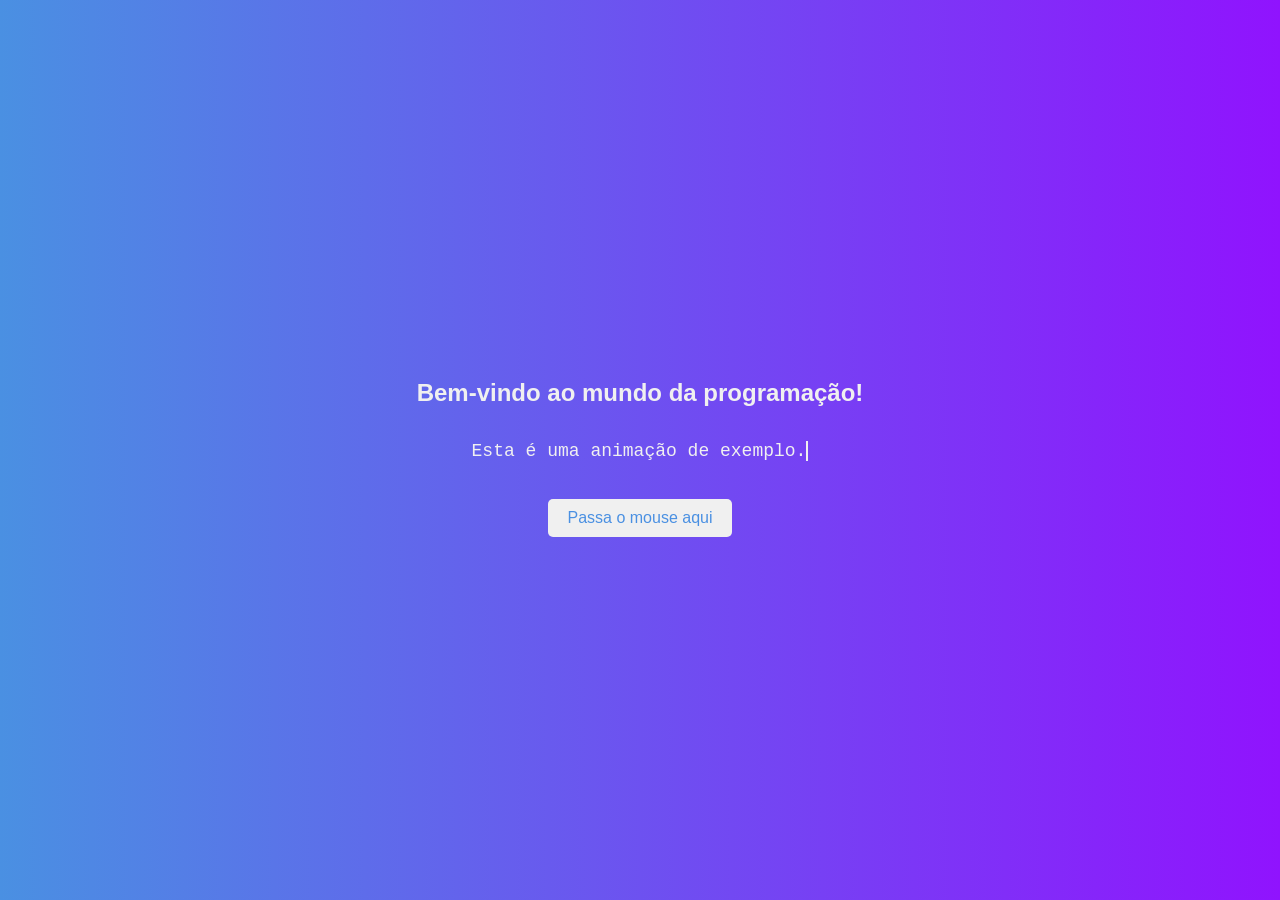
<file: 01/index.html>
<!doctype html>
<html lang="en">
  <head>
    <meta charset="UTF-8" />
    <meta name="viewport" content="width=device-width, initial-scale=1.0" />
    <link rel="stylesheet" href="style.css" />
    <title>Bem-vindo ao mundo da programação!</title>
  </head>

  <body>
    <div class="container">
      <h1>Bem-vindo ao mundo da programação!</h1>

      <div class="typewriter-container">
        <p class="typewriter">Esta é uma animação de exemplo.</p>
      </div>

      <div class="transition">Passa o mouse aqui</div>
    </div>
  </body>
</html>
</file>
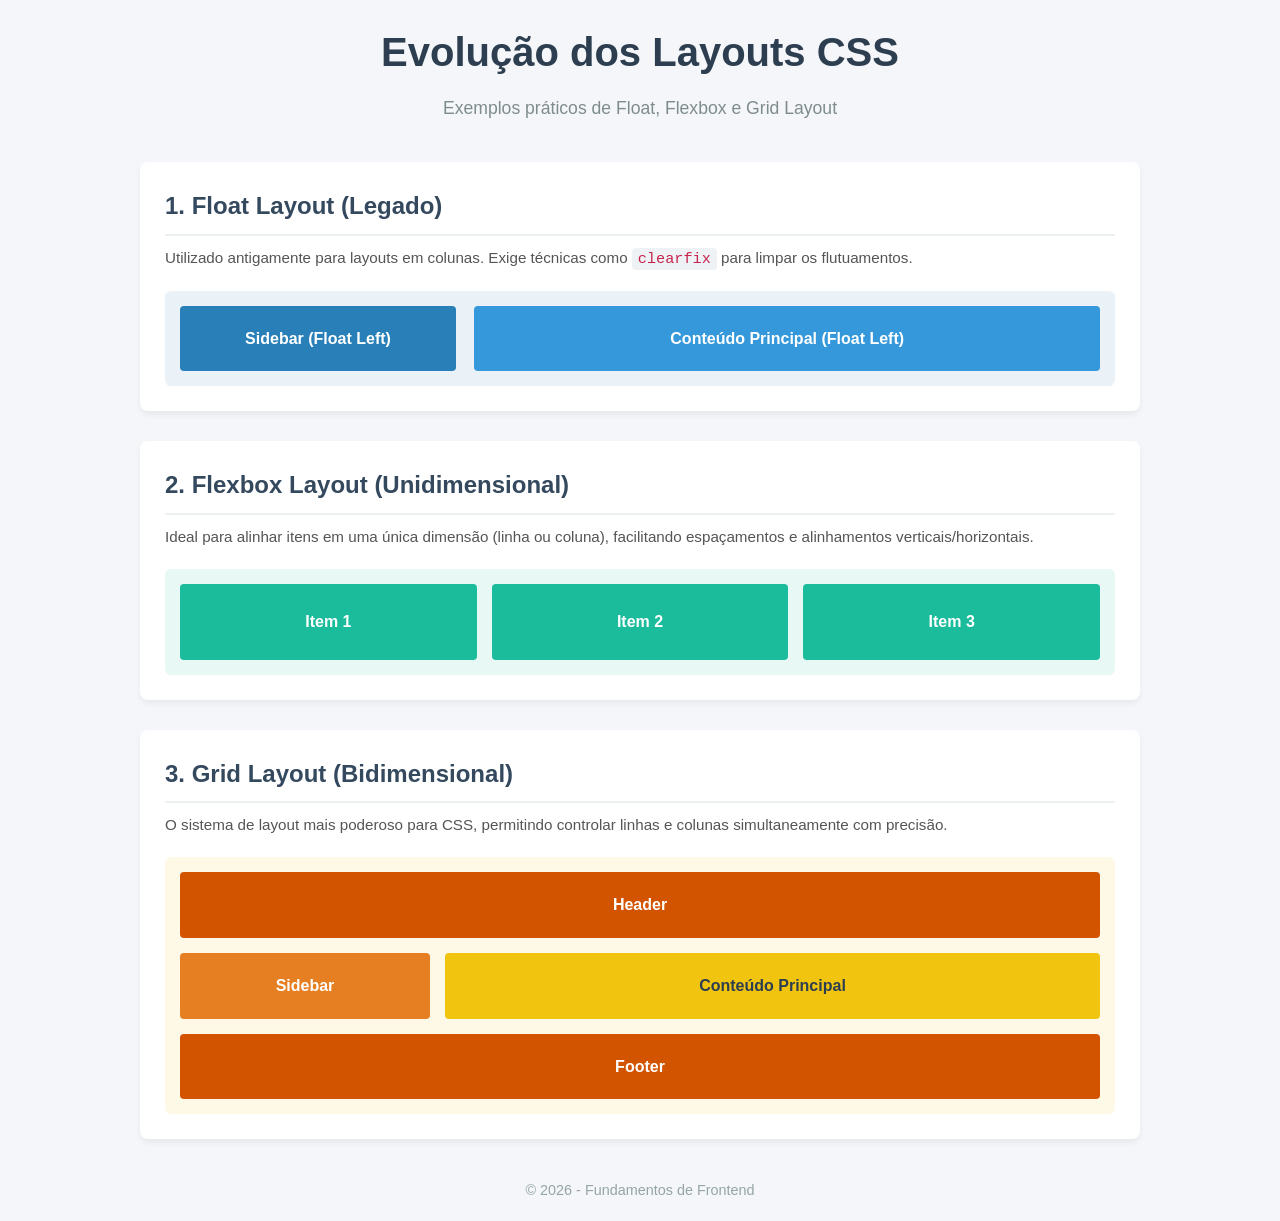
<file: 02/index.html>
<!DOCTYPE html>
<html lang="pt-BR">
<head>
    <meta charset="UTF-8">
    <meta name="viewport" content="width=device-width, initial-scale=1.0">
    <title>Exemplos de Layout CSS: Float, Flexbox e Grid</title>
    <link rel="stylesheet" href="style.css">
</head>
<body>
    <header class="site-header">
        <h1>Evolução dos Layouts CSS</h1>
        <p>Exemplos práticos de Float, Flexbox e Grid Layout</p>
    </header>

    <main class="container">
        <!-- 1. Float Layout -->
        <section class="layout-section">
            <h2>1. Float Layout (Legado)</h2>
            <p class="description">Utilizado antigamente para layouts em colunas. Exige técnicas como <code>clearfix</code> para limpar os flutuamentos.</p>
            
            <div class="float-demo clearfix">
                <div class="float-col sidebar">Sidebar (Float Left)</div>
                <div class="float-col main-content">Conteúdo Principal (Float Left)</div>
            </div>
        </section>

        <!-- 2. Flexbox Layout -->
        <section class="layout-section">
            <h2>2. Flexbox Layout (Unidimensional)</h2>
            <p class="description">Ideal para alinhar itens em uma única dimensão (linha ou coluna), facilitando espaçamentos e alinhamentos verticais/horizontais.</p>
            
            <div class="flex-demo">
                <div class="flex-item">Item 1</div>
                <div class="flex-item">Item 2</div>
                <div class="flex-item">Item 3</div>
            </div>
        </section>

        <!-- 3. Grid Layout -->
        <section class="layout-section">
            <h2>3. Grid Layout (Bidimensional)</h2>
            <p class="description">O sistema de layout mais poderoso para CSS, permitindo controlar linhas e colunas simultaneamente com precisão.</p>
            
            <div class="grid-demo">
                <div class="grid-item header-area">Header</div>
                <div class="grid-item sidebar-area">Sidebar</div>
                <div class="grid-item content-area">Conteúdo Principal</div>
                <div class="grid-item footer-area">Footer</div>
            </div>
        </section>
    </main>

    <footer class="site-footer">
        <p>&copy; 2026 - Fundamentos de Frontend</p>
    </footer>
</body>
</html>
</file>
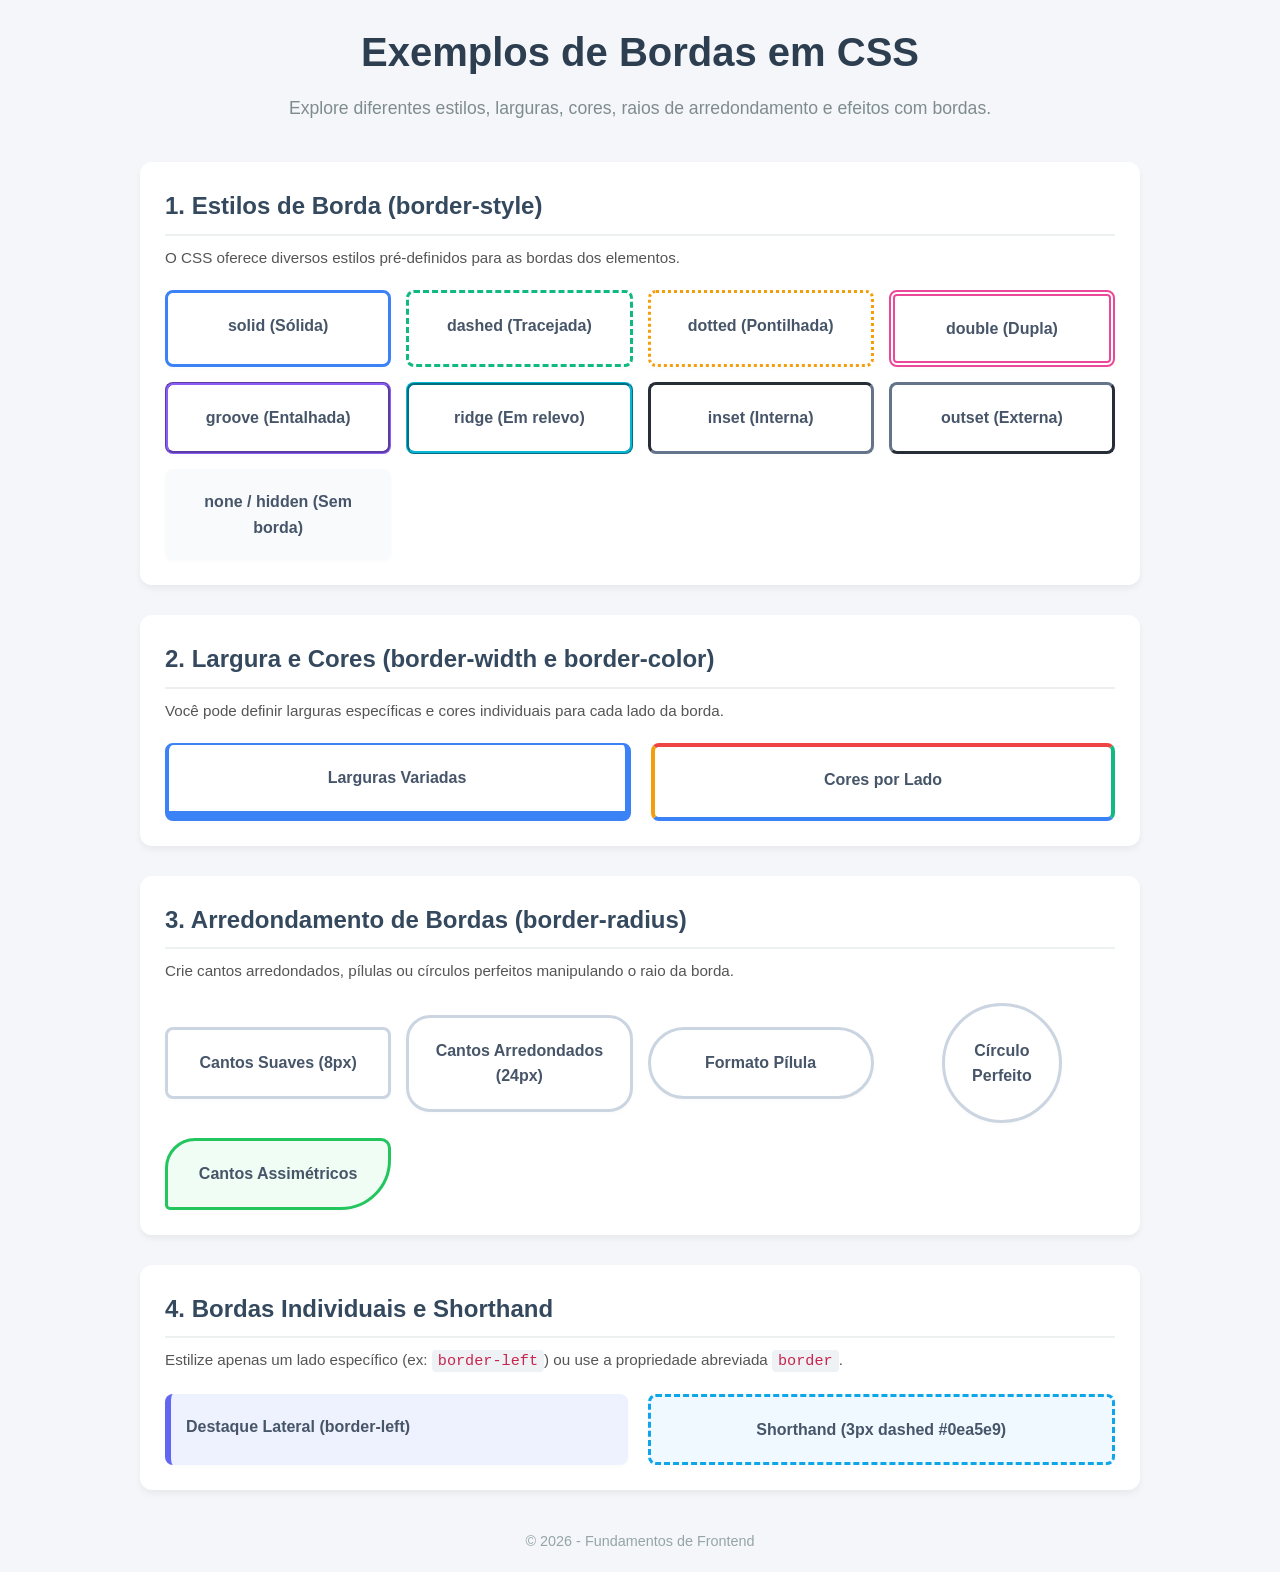
<file: 04/index.html>
<!DOCTYPE html>
<html lang="pt-BR">
<head>
    <meta charset="UTF-8">
    <meta name="viewport" content="width=device-width, initial-scale=1.0">
    <title>Exemplos de Bordas em CSS</title>
    <link rel="stylesheet" href="style.css">
</head>
<body>
    <header class="site-header">
        <h1>Exemplos de Bordas em CSS</h1>
        <p>Explore diferentes estilos, larguras, cores, raios de arredondamento e efeitos com bordas.</p>
    </header>

    <main class="container">
        <!-- 1. Estilos de Borda -->
        <section class="border-section">
            <h2>1. Estilos de Borda (border-style)</h2>
            <p class="description">O CSS oferece diversos estilos pré-definidos para as bordas dos elementos.</p>
            
            <div class="grid-styles">
                <div class="demo-box style-solid">solid (Sólida)</div>
                <div class="demo-box style-dashed">dashed (Tracejada)</div>
                <div class="demo-box style-dotted">dotted (Pontilhada)</div>
                <div class="demo-box style-double">double (Dupla)</div>
                <div class="demo-box style-groove">groove (Entalhada)</div>
                <div class="demo-box style-ridge">ridge (Em relevo)</div>
                <div class="demo-box style-inset">inset (Interna)</div>
                <div class="demo-box style-outset">outset (Externa)</div>
                <div class="demo-box style-none">none / hidden (Sem borda)</div>
            </div>
        </section>

        <!-- 2. Largura e Cor -->
        <section class="border-section">
            <h2>2. Largura e Cores (border-width e border-color)</h2>
            <p class="description">Você pode definir larguras específicas e cores individuais para cada lado da borda.</p>
            
            <div class="flex-examples">
                <div class="demo-box custom-width">Larguras Variadas</div>
                <div class="demo-box individual-colors">Cores por Lado</div>
            </div>
        </section>

        <!-- 3. Border Radius (Arredondamento) -->
        <section class="border-section">
            <h2>3. Arredondamento de Bordas (border-radius)</h2>
            <p class="description">Crie cantos arredondados, pílulas ou círculos perfeitos manipulando o raio da borda.</p>
            
            <div class="grid-radius">
                <div class="demo-box radius-small">Cantos Suaves (8px)</div>
                <div class="demo-box radius-large">Cantos Arredondados (24px)</div>
                <div class="demo-box radius-pill">Formato Pílula</div>
                <div class="demo-box radius-circle">Círculo Perfeito</div>
                <div class="demo-box radius-complex">Cantos Assimétricos</div>
            </div>
        </section>

        <!-- 4. Bordas Individuais -->
        <section class="border-section">
            <h2>4. Bordas Individuais e Shorthand</h2>
            <p class="description">Estilize apenas um lado específico (ex: <code>border-left</code>) ou use a propriedade abreviada <code>border</code>.</p>
            
            <div class="flex-examples">
                <div class="demo-box side-border">Destaque Lateral (border-left)</div>
                <div class="demo-box shorthand-border">Shorthand (3px dashed #0ea5e9)</div>
            </div>
        </section>
    </main>

    <footer class="site-footer">
        <p>&copy; 2026 - Fundamentos de Frontend</p>
    </footer>
</body>
</html>
</file>
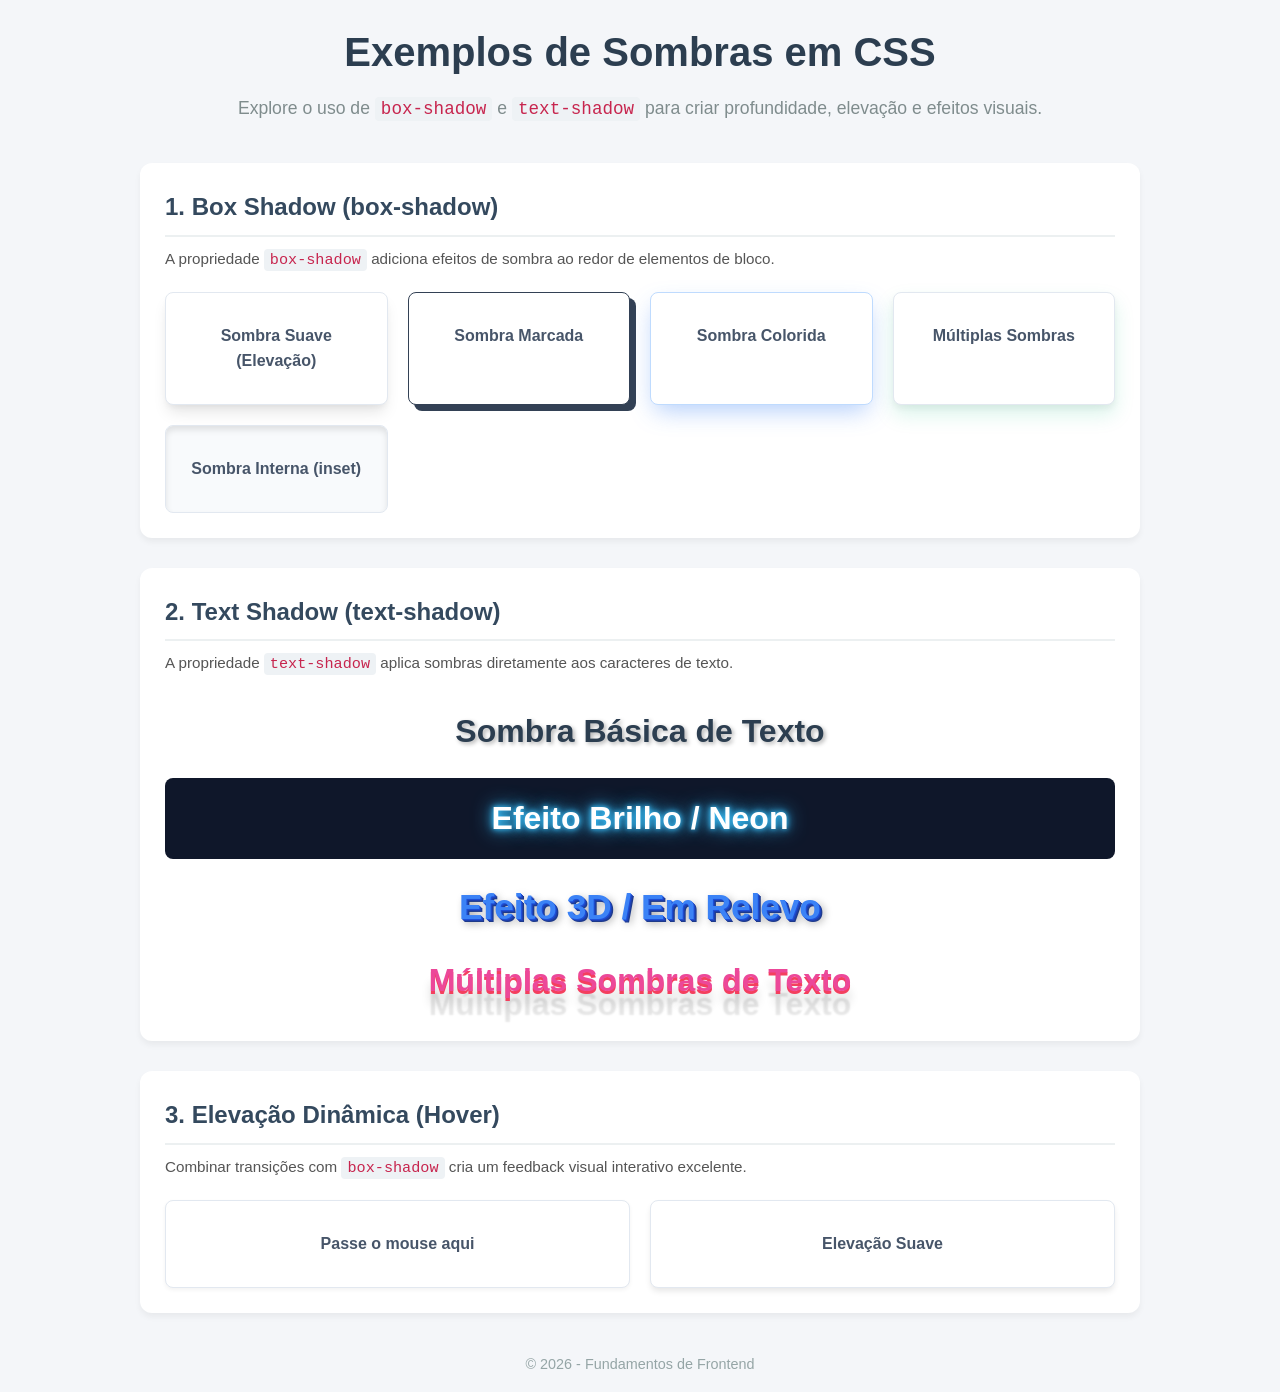
<file: 05/index.html>
<!DOCTYPE html>
<html lang="pt-BR">
<head>
    <meta charset="UTF-8">
    <meta name="viewport" content="width=device-width, initial-scale=1.0">
    <title>Exemplos de Sombras em CSS</title>
    <link rel="stylesheet" href="style.css">
</head>
<body>
    <header class="site-header">
        <h1>Exemplos de Sombras em CSS</h1>
        <p>Explore o uso de <code>box-shadow</code> e <code>text-shadow</code> para criar profundidade, elevação e efeitos visuais.</p>
    </header>

    <main class="container">
        <!-- 1. Box Shadow - Elevação e Profundidade -->
        <section class="shadow-section">
            <h2>1. Box Shadow (box-shadow)</h2>
            <p class="description">A propriedade <code>box-shadow</code> adiciona efeitos de sombra ao redor de elementos de bloco.</p>
            
            <div class="grid-boxes">
                <div class="demo-box shadow-soft">Sombra Suave (Elevação)</div>
                <div class="demo-box shadow-hard">Sombra Marcada</div>
                <div class="demo-box shadow-colored">Sombra Colorida</div>
                <div class="demo-box shadow-multiple">Múltiplas Sombras</div>
                <div class="demo-box shadow-inset">Sombra Interna (inset)</div>
            </div>
        </section>

        <!-- 2. Text Shadow - Efeitos em Textos -->
        <section class="shadow-section">
            <h2>2. Text Shadow (text-shadow)</h2>
            <p class="description">A propriedade <code>text-shadow</code> aplica sombras diretamente aos caracteres de texto.</p>
            
            <div class="text-examples">
                <h3 class="text-shadow-basic">Sombra Básica de Texto</h3>
                <h3 class="text-shadow-neon">Efeito Brilho / Neon</h3>
                <h3 class="text-shadow-3d">Efeito 3D / Em Relevo</h3>
                <h3 class="text-shadow-multi">Múltiplas Sombras de Texto</h3>
            </div>
        </section>

        <!-- 3. Interação com Hover -->
        <section class="shadow-section">
            <h2>3. Elevação Dinâmica (Hover)</h2>
            <p class="description">Combinar transições com <code>box-shadow</code> cria um feedback visual interativo excelente.</p>
            
            <div class="grid-boxes">
                <div class="demo-box shadow-hover">Passe o mouse aqui</div>
                <div class="demo-box shadow-hover-lift">Elevação Suave</div>
            </div>
        </section>
    </main>

    <footer class="site-footer">
        <p>&copy; 2026 - Fundamentos de Frontend</p>
    </footer>
</body>
</html>
</file>
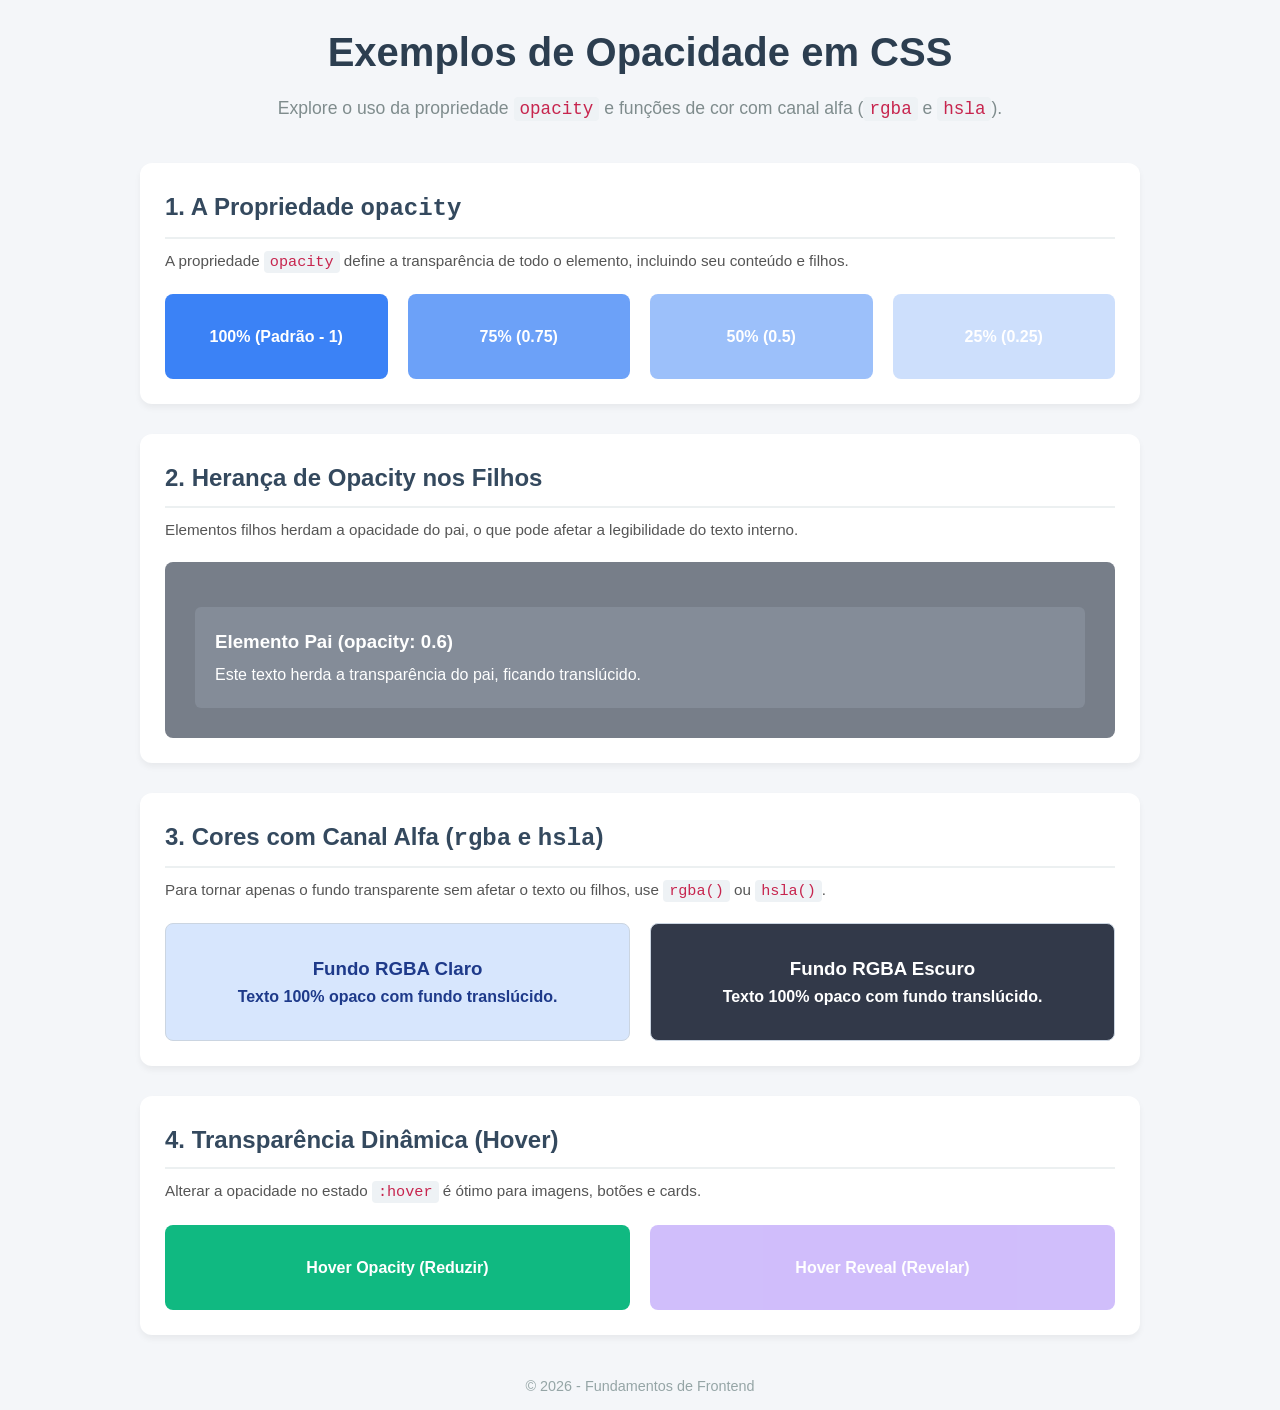
<file: 06/index.html>
<!DOCTYPE html>
<html lang="pt-BR">
<head>
    <meta charset="UTF-8">
    <meta name="viewport" content="width=device-width, initial-scale=1.0">
    <title>Exemplos de Opacidade em CSS</title>
    <link rel="stylesheet" href="style.css">
</head>
<body>
    <header class="site-header">
        <h1>Exemplos de Opacidade em CSS</h1>
        <p>Explore o uso da propriedade <code>opacity</code> e funções de cor com canal alfa (<code>rgba</code> e <code>hsla</code>).</p>
    </header>

    <main class="container">
        <!-- 1. Propriedade Opacity -->
        <section class="opacity-section">
            <h2>1. A Propriedade <code>opacity</code></h2>
            <p class="description">A propriedade <code>opacity</code> define a transparência de todo o elemento, incluindo seu conteúdo e filhos.</p>
            
            <div class="grid-boxes">
                <div class="demo-box opacity-100">100% (Padrão - 1)</div>
                <div class="demo-box opacity-75">75% (0.75)</div>
                <div class="demo-box opacity-50">50% (0.5)</div>
                <div class="demo-box opacity-25">25% (0.25)</div>
            </div>
        </section>

        <!-- 2. Herança de Opacity -->
        <section class="opacity-section">
            <h2>2. Herança de Opacity nos Filhos</h2>
            <p class="description">Elementos filhos herdam a opacidade do pai, o que pode afetar a legibilidade do texto interno.</p>
            
            <div class="parent-box opacity-parent">
                <div class="child-box">
                    <h3>Elemento Pai (opacity: 0.6)</h3>
                    <p>Este texto herda a transparência do pai, ficando translúcido.</p>
                </div>
            </div>
        </section>

        <!-- 3. RGBA (Fundo Transparente sem afetar o texto) -->
        <section class="opacity-section">
            <h2>3. Cores com Canal Alfa (<code>rgba</code> e <code>hsla</code>)</h2>
            <p class="description">Para tornar apenas o fundo transparente sem afetar o texto ou filhos, use <code>rgba()</code> ou <code>hsla()</code>.</p>
            
            <div class="grid-boxes">
                <div class="rgba-box bg-rgba-light">
                    <h3>Fundo RGBA Claro</h3>
                    <p>Texto 100% opaco com fundo translúcido.</p>
                </div>
                <div class="rgba-box bg-rgba-dark">
                    <h3>Fundo RGBA Escuro</h3>
                    <p>Texto 100% opaco com fundo translúcido.</p>
                </div>
            </div>
        </section>

        <!-- 4. Interação com Hover -->
        <section class="opacity-section">
            <h2>4. Transparência Dinâmica (Hover)</h2>
            <p class="description">Alterar a opacidade no estado <code>:hover</code> é ótimo para imagens, botões e cards.</p>
            
            <div class="grid-boxes">
                <div class="demo-box opacity-hover">Hover Opacity (Reduzir)</div>
                <div class="demo-box hover-reveal">Hover Reveal (Revelar)</div>
            </div>
        </section>
    </main>

    <footer class="site-footer">
        <p>&copy; 2026 - Fundamentos de Frontend</p>
    </footer>
</body>
</html>
</file>
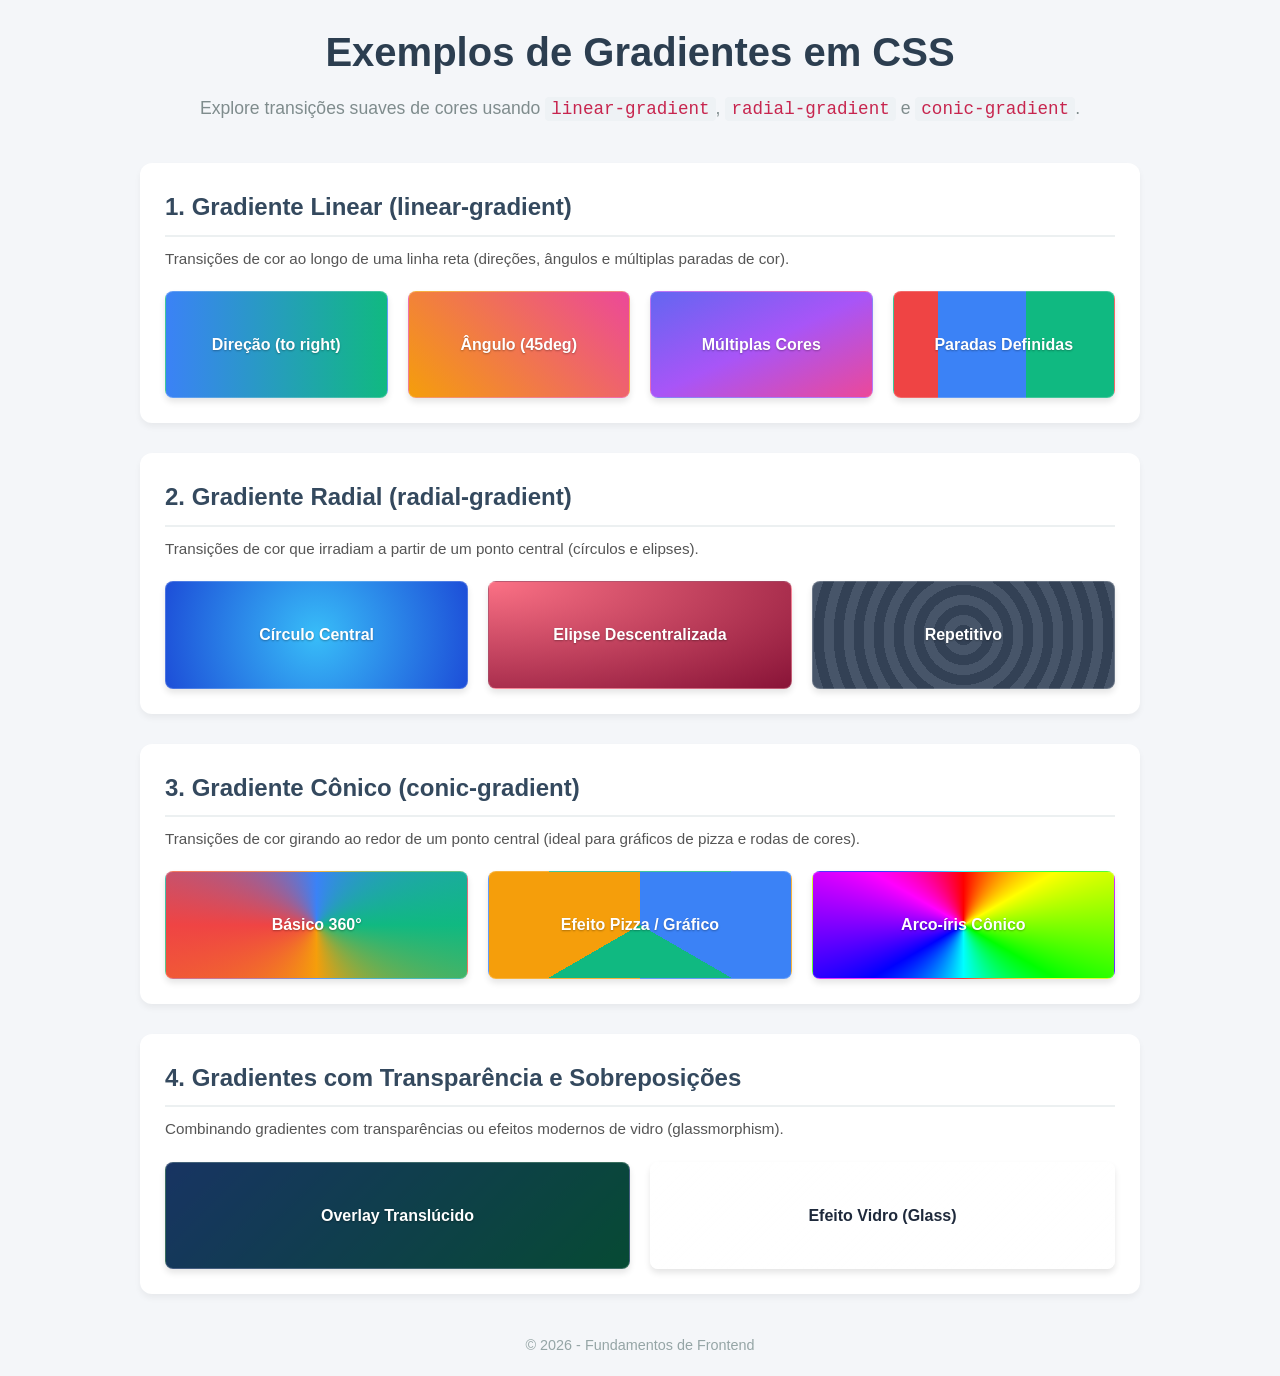
<file: 07/index.html>
<!DOCTYPE html>
<html lang="pt-BR">
<head>
    <meta charset="UTF-8">
    <meta name="viewport" content="width=device-width, initial-scale=1.0">
    <title>Exemplos de Gradientes em CSS</title>
    <link rel="stylesheet" href="style.css">
</head>
<body>
    <header class="site-header">
        <h1>Exemplos de Gradientes em CSS</h1>
        <p>Explore transições suaves de cores usando <code>linear-gradient</code>, <code>radial-gradient</code> e <code>conic-gradient</code>.</p>
    </header>

    <main class="container">
        <!-- 1. Linear Gradient -->
        <section class="gradient-section">
            <h2>1. Gradiente Linear (linear-gradient)</h2>
            <p class="description">Transições de cor ao longo de uma linha reta (direções, ângulos e múltiplas paradas de cor).</p>
            
            <div class="grid-boxes">
                <div class="demo-box grad-linear-to-right">Direção (to right)</div>
                <div class="demo-box grad-linear-angle">Ângulo (45deg)</div>
                <div class="demo-box grad-linear-multi">Múltiplas Cores</div>
                <div class="demo-box grad-linear-stops">Paradas Definidas</div>
            </div>
        </section>

        <!-- 2. Radial Gradient -->
        <section class="gradient-section">
            <h2>2. Gradiente Radial (radial-gradient)</h2>
            <p class="description">Transições de cor que irradiam a partir de um ponto central (círculos e elipses).</p>
            
            <div class="grid-boxes">
                <div class="demo-box grad-radial-circle">Círculo Central</div>
                <div class="demo-box grad-radial-ellipse">Elipse Descentralizada</div>
                <div class="demo-box grad-radial-repeating">Repetitivo</div>
            </div>
        </section>

        <!-- 3. Conic Gradient -->
        <section class="gradient-section">
            <h2>3. Gradiente Cônico (conic-gradient)</h2>
            <p class="description">Transições de cor girando ao redor de um ponto central (ideal para gráficos de pizza e rodas de cores).</p>
            
            <div class="grid-boxes">
                <div class="demo-box grad-conic-basic">Básico 360°</div>
                <div class="demo-box grad-conic-pie">Efeito Pizza / Gráfico</div>
                <div class="demo-box grad-conic-rainbow">Arco-íris Cônico</div>
            </div>
        </section>

        <!-- 4. Gradientes com Transparência -->
        <section class="gradient-section">
            <h2>4. Gradientes com Transparência e Sobreposições</h2>
            <p class="description">Combinando gradientes com transparências ou efeitos modernos de vidro (glassmorphism).</p>
            
            <div class="grid-boxes">
                <div class="demo-box grad-overlay">Overlay Translúcido</div>
                <div class="demo-box grad-glass">Efeito Vidro (Glass)</div>
            </div>
        </section>
    </main>

    <footer class="site-footer">
        <p>&copy; 2026 - Fundamentos de Frontend</p>
    </footer>
</body>
</html>
</file>
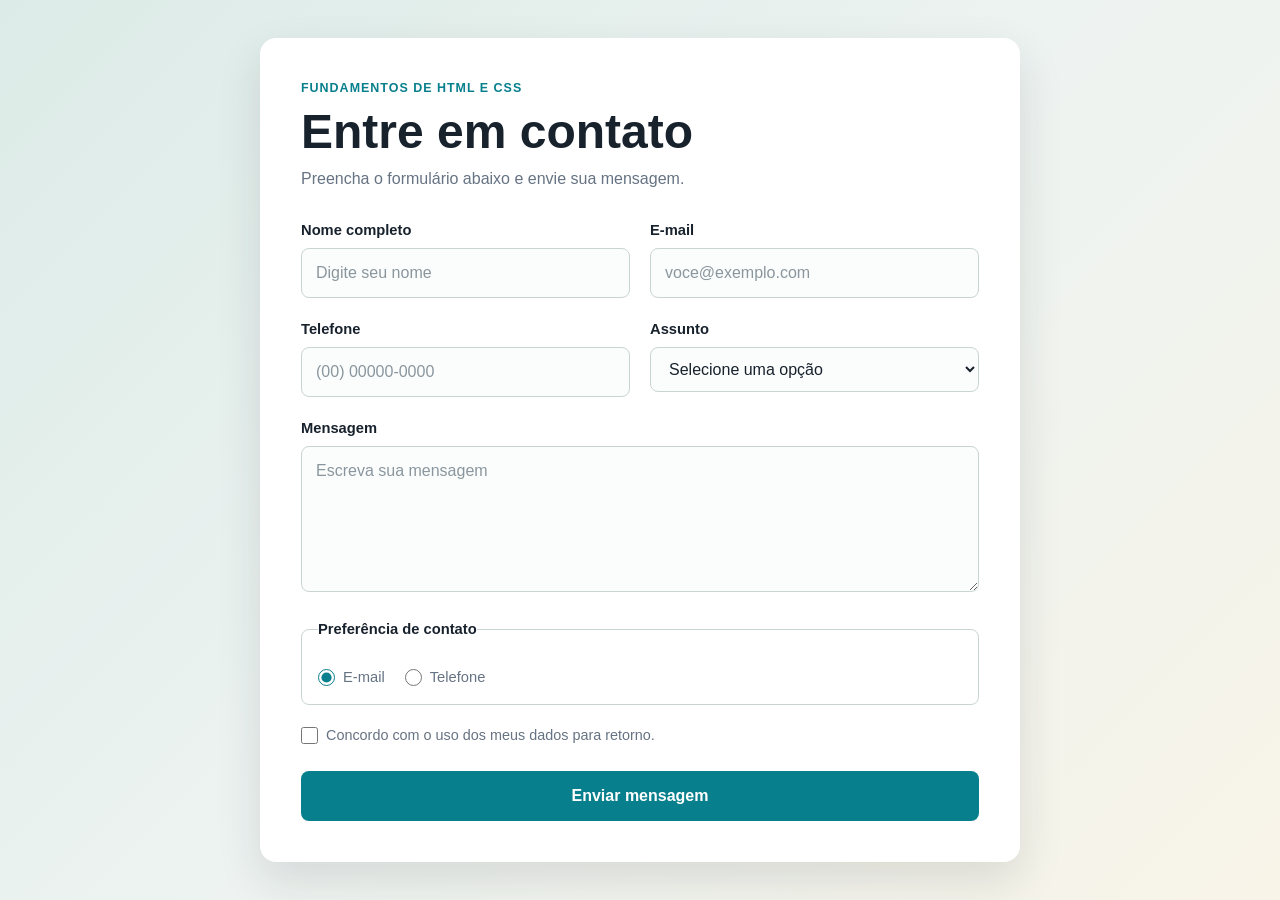
<file: 08/index.html>
<!doctype html>
<html lang="pt-BR">
  <head>
    <meta charset="UTF-8" />
    <meta name="viewport" content="width=device-width, initial-scale=1.0" />
    <title>Exemplo de Formulário</title>
    <link rel="stylesheet" href="style.css" />
  </head>
  <body>
    <main class="form-page">
      <section class="form-card" aria-labelledby="form-title">
        <header class="form-header">
          <p class="eyebrow">Fundamentos de HTML e CSS</p>
          <h1 id="form-title">Entre em contato</h1>
          <p>Preencha o formulário abaixo e envie sua mensagem.</p>
        </header>

        <form action="#" method="post">
          <div class="form-grid">
            <div class="form-field">
              <label for="name">Nome completo</label>
              <input
                type="text"
                id="name"
                name="name"
                placeholder="Digite seu nome"
                autocomplete="name"
                required
              />
            </div>

            <div class="form-field">
              <label for="email">E-mail</label>
              <input
                type="email"
                id="email"
                name="email"
                placeholder="voce@exemplo.com"
                autocomplete="email"
                required
              />
            </div>

            <div class="form-field">
              <label for="phone">Telefone</label>
              <input
                type="tel"
                id="phone"
                name="phone"
                placeholder="(00) 00000-0000"
                autocomplete="tel"
              />
            </div>

            <div class="form-field">
              <label for="subject">Assunto</label>
              <select id="subject" name="subject" required>
                <option value="" selected disabled>Selecione uma opção</option>
                <option value="duvida">Dúvida</option>
                <option value="sugestao">Sugestão</option>
                <option value="orcamento">Orçamento</option>
              </select>
            </div>

            <div class="form-field form-field-full">
              <label for="message">Mensagem</label>
              <textarea
                id="message"
                name="message"
                rows="5"
                placeholder="Escreva sua mensagem"
                required
              ></textarea>
            </div>
          </div>

          <fieldset>
            <legend>Preferência de contato</legend>
            <div class="options">
              <label class="option">
                <input type="radio" name="contact" value="email" checked />
                <span>E-mail</span>
              </label>
              <label class="option">
                <input type="radio" name="contact" value="phone" />
                <span>Telefone</span>
              </label>
            </div>
          </fieldset>

          <label class="terms">
            <input type="checkbox" name="terms" required />
            <span>Concordo com o uso dos meus dados para retorno.</span>
          </label>

          <button type="submit">Enviar mensagem</button>
        </form>
      </section>
    </main>
  </body>
</html>
</file>
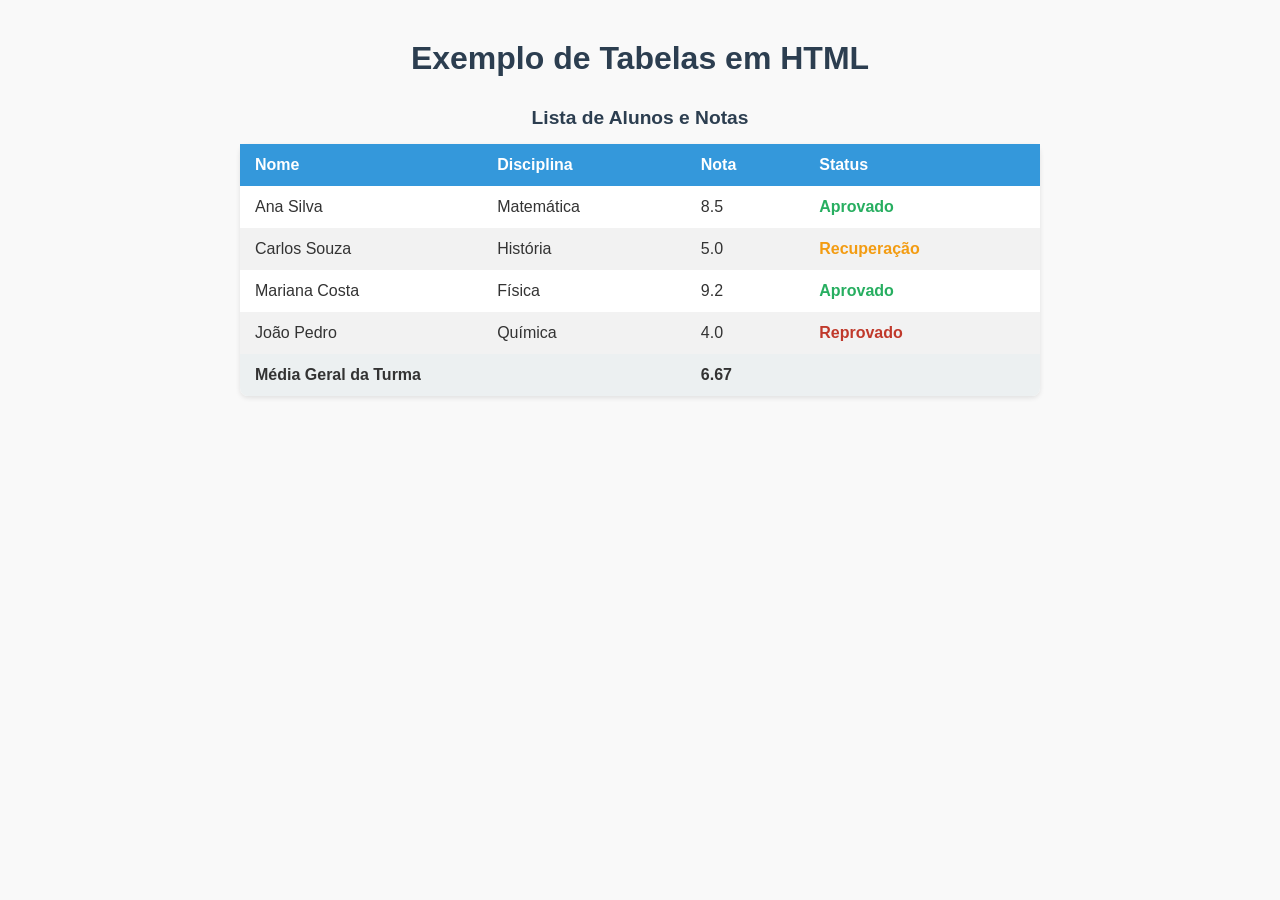
<file: 10/index.html>
<!doctype html>
<html lang="pt-BR">
  <head>
    <meta charset="UTF-8" />
    <meta name="viewport" content="width=device-width, initial-scale=1.0" />
    <link rel="stylesheet" href="style.css" />
    <title>Exemplo de Tabelas</title>
  </head>
  <body>
    <h1>Exemplo de Tabelas em HTML</h1>

    <table>
      <caption>Lista de Alunos e Notas</caption>
      <thead>
        <tr>
          <th>Nome</th>
          <th>Disciplina</th>
          <th>Nota</th>
          <th>Status</th>
        </tr>
      </thead>
      <tbody>
        <tr>
          <td>Ana Silva</td>
          <td>Matemática</td>
          <td>8.5</td>
          <td class="aprovado">Aprovado</td>
        </tr>
        <tr>
          <td>Carlos Souza</td>
          <td>História</td>
          <td>5.0</td>
          <td class="recuperacao">Recuperação</td>
        </tr>
        <tr>
          <td>Mariana Costa</td>
          <td>Física</td>
          <td>9.2</td>
          <td class="aprovado">Aprovado</td>
        </tr>
        <tr>
          <td>João Pedro</td>
          <td>Química</td>
          <td>4.0</td>
          <td class="reprovado">Reprovado</td>
        </tr>
      </tbody>
      <tfoot>
        <tr>
          <td colspan="2">Média Geral da Turma</td>
          <td colspan="2">6.67</td>
        </tr>
      </tfoot>
    </table>
  </body>
</html>
</file>
<file: 01/style.css>
html,
body {
  background: linear-gradient(to right, #4a90e2, #9013fe);
  color: #f0f0f0;
  font-family: Arial, sans-serif;
  margin: 0;
  padding: 0;
}

h1 {
  font-size: 24px;
  text-align: center;
}

.container {
  padding: auto 0;
  margin: auto;
  display: flex;
  flex-direction: column;
  justify-content: center;
  align-items: center;
  height: 100vh;
}

.typewriter {
  font-family: "Courier New", Courier, monospace;
  font-size: 18px;
  white-space: nowrap;
  overflow: hidden;
  border-right: 2px solid #f0f0f0;
  animation:
    typing 4s steps(40, end),
    blink-caret 0.75s step-end infinite;
}

@keyframes typing {
  from {
    width: 0;
  }
  to {
    width: 30ch;
  }
}

@keyframes blink-caret {
  50% {
    border-color: transparent;
  }
}

.transition {
  margin-top: 20px;
  padding: 10px 20px;
  background-color: #f0f0f0;
  color: #4a90e2;
  border-radius: 5px;
  cursor: pointer;
  transition:
    background-color 0.3s,
    color 0.3s;
}

.transition:hover {
  background-color: #4a90e2;
  color: #f0f0f0;
}
</file>
<file: 02/style.css>
/* Reset básico e tipografia */
* {
    box-sizing: border-box;
    margin: 0;
    padding: 0;
}

body {
    font-family: 'Segoe UI', Tahoma, Geneva, Verdana, sans-serif;
    line-height: 1.6;
    background-color: #f4f6f9;
    color: #333;
    padding: 20px;
}

.site-header {
    text-align: center;
    margin-bottom: 40px;
}

.site-header h1 {
    font-size: 2.5rem;
    color: #2c3e50;
    margin-bottom: 10px;
}

.site-header p {
    color: #7f8c8d;
    font-size: 1.1rem;
}

.container {
    max-width: 1000px;
    margin: 0 auto;
}

.layout-section {
    background: #fff;
    border-radius: 8px;
    padding: 25px;
    margin-bottom: 30px;
    box-shadow: 0 4px 6px rgba(0, 0, 0, 0.05);
}

.layout-section h2 {
    color: #34495e;
    margin-bottom: 10px;
    font-size: 1.5rem;
    border-bottom: 2px solid #ecf0f1;
    padding-bottom: 8px;
}

.description {
    margin-bottom: 20px;
    color: #555;
    font-size: 0.95rem;
}

.description code {
    background: #eef2f5;
    padding: 2px 6px;
    border-radius: 4px;
    font-family: monospace;
    color: #c7254e;
}

/* ==========================================
   1. FLOAT LAYOUT STYLES
   ================================---------- */
.float-demo {
    background: #eaf2f8;
    padding: 15px;
    border-radius: 6px;
}

.float-col {
    float: left;
    padding: 20px;
    background: #3498db;
    color: white;
    border-radius: 4px;
    text-align: center;
    font-weight: bold;
}

.float-demo .sidebar {
    width: 30%;
    background: #2980b9;
}

.float-demo .main-content {
    width: 68%;
    margin-left: 2%;
}

/* Clearfix para resolver o colapso de altura dos floats */
.clearfix::after {
    content: "";
    clear: both;
    display: table;
}

/* ==========================================
   2. FLEXBOX LAYOUT STYLES
   ================================---------- */
.flex-demo {
    display: flex;
    gap: 15px;
    background: #e8f8f5;
    padding: 15px;
    border-radius: 6px;
}

.flex-item {
    flex: 1;
    background: #1abc9c;
    color: white;
    padding: 25px;
    text-align: center;
    border-radius: 4px;
    font-weight: bold;
    transition: transform 0.2s;
}

.flex-item:hover {
    transform: translateY(-3px);
}

/* ==========================================
   3. GRID LAYOUT STYLES
   ================================---------- */
.grid-demo {
    display: grid;
    grid-template-columns: 250px 1fr;
    grid-template-rows: auto 1fr auto;
    gap: 15px;
    background: #fef9e7;
    padding: 15px;
    border-radius: 6px;
    min-height: 220px;
}

.grid-item {
    background: #f39c12;
    color: white;
    padding: 20px;
    border-radius: 4px;
    font-weight: bold;
    display: flex;
    align-items: center;
    justify-content: center;
}

.header-area {
    grid-column: 1 / -1;
    background: #d35400;
}

.sidebar-area {
    background: #e67e22;
}

.content-area {
    background: #f1c40f;
    color: #2c3e50;
}

.footer-area {
    grid-column: 1 / -1;
    background: #d35400;
}

/* Rodapé do site */
.site-footer {
    text-align: center;
    margin-top: 40px;
    color: #95a5a6;
    font-size: 0.9rem;
}

/* Responsividade básica para telas menores */
@media (max-width: 768px) {
    .float-col {
        float: none;
        width: 100% !important;
        margin-left: 0 !important;
        margin-bottom: 10px;
    }
    
    .flex-demo {
        flex-direction: column;
    }

    .grid-demo {
        grid-template-columns: 1fr;
        grid-template-rows: auto;
    }
}
</file>
<file: 04/style.css>
/* Reset básico e tipografia */
* {
    box-sizing: border-box;
    margin: 0;
    padding: 0;
}

body {
    font-family: 'Segoe UI', Tahoma, Geneva, Verdana, sans-serif;
    line-height: 1.6;
    background-color: #f4f6f9;
    color: #333;
    padding: 20px;
}

.site-header {
    text-align: center;
    margin-bottom: 40px;
}

.site-header h1 {
    font-size: 2.5rem;
    color: #2c3e50;
    margin-bottom: 10px;
}

.site-header p {
    color: #7f8c8d;
    font-size: 1.1rem;
}

.container {
    max-width: 1000px;
    margin: 0 auto;
}

.border-section {
    background: #fff;
    border-radius: 12px;
    padding: 25px;
    margin-bottom: 30px;
    box-shadow: 0 4px 6px rgba(0, 0, 0, 0.05);
}

.border-section h2 {
    color: #34495e;
    margin-bottom: 10px;
    font-size: 1.5rem;
    border-bottom: 2px solid #ecf0f1;
    padding-bottom: 8px;
}

.description {
    margin-bottom: 20px;
    color: #555;
    font-size: 0.95rem;
}

.description code {
    background: #eef2f5;
    padding: 2px 6px;
    border-radius: 4px;
    font-family: monospace;
    color: #c7254e;
}

/* Caixa padrão de demonstração */
.demo-box {
    background: #ffffff;
    border: 3px solid #cbd5e1;
    padding: 20px;
    text-align: center;
    font-weight: 600;
    color: #475569;
    border-radius: 8px;
    box-shadow: 0 2px 4px rgba(0,0,0,0.02);
}

/* 1. Estilos de Borda */
.grid-styles {
    display: grid;
    grid-template-columns: repeat(auto-fit, minmax(200px, 1fr));
    gap: 15px;
}

.style-solid { border-style: solid; border-color: #3b82f6; }
.style-dashed { border-style: dashed; border-color: #10b981; }
.style-dotted { border-style: dotted; border-color: #f59e0b; }
.style-double { border-style: double; border-width: 6px; border-color: #ec4899; }
.style-groove { border-style: groove; border-color: #8b5cf6; }
.style-ridge { border-style: ridge; border-color: #06b6d4; }
.style-inset { border-style: inset; border-color: #64748b; }
.style-outset { border-style: outset; border-color: #64748b; }
.style-none { border-style: none; background: #f8fafc; }

/* 2. Largura e Cor */
.flex-examples {
    display: flex;
    gap: 20px;
    flex-wrap: wrap;
}

.flex-examples .demo-box {
    flex: 1;
    min-width: 250px;
}

.custom-width {
    border-width: 2px 6px 10px 4px; /* topo, direita, baixo, esquerda */
    border-style: solid;
    border-color: #3b82f6;
}

.individual-colors {
    border-style: solid;
    border-width: 4px;
    border-top-color: #ef4444;
    border-right-color: #10b981;
    border-bottom-color: #3b82f6;
    border-left-color: #f59e0b;
}

/* 3. Border Radius */
.grid-radius {
    display: grid;
    grid-template-columns: repeat(auto-fit, minmax(180px, 1fr));
    gap: 15px;
    align-items: center;
}

.radius-small {
    border-radius: 8px;
}

.radius-large {
    border-radius: 24px;
}

.radius-pill {
    border-radius: 50px;
}

.radius-circle {
    width: 120px;
    height: 120px;
    margin: 0 auto;
    border-radius: 50%;
    display: flex;
    align-items: center;
    justify-content: center;
}

.radius-complex {
    border-radius: 30px 10px 50px 5px;
    background: #f0fdf4;
    border-color: #22c55e;
}

/* 4. Bordas Individuais e Shorthand */
.side-border {
    border: none;
    border-left: 6px solid #6366f1;
    background: #eef2ff;
    text-align: left;
    padding-left: 15px;
}

.shorthand-border {
    border: 3px dashed #0ea5e9;
    background: #f0f9ff;
}

/* Rodapé */
.site-footer {
    text-align: center;
    margin-top: 40px;
    color: #95a5a6;
    font-size: 0.9rem;
}

/* Responsividade */
@media (max-width: 600px) {
    .flex-examples {
        flex-direction: column;
    }
}
</file>
<file: 05/style.css>
/* Reset básico e tipografia */
* {
    box-sizing: border-box;
    margin: 0;
    padding: 0;
}

body {
    font-family: 'Segoe UI', Tahoma, Geneva, Verdana, sans-serif;
    line-height: 1.6;
    background-color: #f4f6f9;
    color: #333;
    padding: 20px;
}

.site-header {
    text-align: center;
    margin-bottom: 40px;
}

.site-header h1 {
    font-size: 2.5rem;
    color: #2c3e50;
    margin-bottom: 10px;
}

.site-header p {
    color: #7f8c8d;
    font-size: 1.1rem;
}

.site-header code {
    background: #eef2f5;
    padding: 2px 6px;
    border-radius: 4px;
    font-family: monospace;
    color: #c7254e;
}

.container {
    max-width: 1000px;
    margin: 0 auto;
}

.shadow-section {
    background: #fff;
    border-radius: 12px;
    padding: 25px;
    margin-bottom: 30px;
    box-shadow: 0 4px 6px rgba(0, 0, 0, 0.05);
}

.shadow-section h2 {
    color: #34495e;
    margin-bottom: 10px;
    font-size: 1.5rem;
    border-bottom: 2px solid #ecf0f1;
    padding-bottom: 8px;
}

.description {
    margin-bottom: 20px;
    color: #555;
    font-size: 0.95rem;
}

.description code {
    background: #eef2f5;
    padding: 2px 6px;
    border-radius: 4px;
    font-family: monospace;
    color: #c7254e;
}

/* Caixa padrão de demonstração */
.demo-box {
    background: #ffffff;
    border: 1px solid #e2e8f0;
    padding: 30px 20px;
    text-align: center;
    font-weight: 600;
    color: #475569;
    border-radius: 8px;
    transition: all 0.3s ease;
}

/* 1. Box Shadow Exemplos */
.grid-boxes {
    display: grid;
    grid-template-columns: repeat(auto-fit, minmax(220px, 1fr));
    gap: 20px;
}

.shadow-soft {
    box-shadow: 0 10px 15px -3px rgba(0, 0, 0, 0.1), 0 4px 6px -2px rgba(0, 0, 0, 0.05);
}

.shadow-hard {
    box-shadow: 6px 6px 0px #334155;
    border-color: #334155;
}

.shadow-colored {
    box-shadow: 0 10px 25px -5px rgba(59, 130, 246, 0.4);
    border-color: #bfdbfe;
}

.shadow-multiple {
    box-shadow: 0 4px 6px rgba(0, 0, 0, 0.05), 0 10px 20px rgba(16, 185, 129, 0.15);
}

.shadow-inset {
    box-shadow: inset 0 4px 6px rgba(0, 0, 0, 0.1);
    background: #f8fafc;
}

/* 2. Text Shadow Exemplos */
.text-examples {
    display: flex;
    flex-direction: column;
    gap: 20px;
    text-align: center;
    padding: 10px 0;
}

.text-shadow-basic {
    font-size: 2rem;
    color: #2c3e50;
    text-shadow: 2px 2px 4px rgba(0, 0, 0, 0.3);
}

.text-shadow-neon {
    font-size: 2rem;
    color: #fff;
    background: #0f172a;
    padding: 15px;
    border-radius: 8px;
    text-shadow: 0 0 5px #38bdf8, 0 0 10px #38bdf8, 0 0 20px #38bdf8;
}

.text-shadow-3d {
    font-size: 2.2rem;
    color: #3b82f6;
    text-shadow: 1px 1px 0 #1d4ed8, 2px 2px 0 #1e40af, 3px 3px 0 #1e3a8a, 4px 4px 8px rgba(0,0,0,0.4);
}

.text-shadow-multi {
    font-size: 2rem;
    color: #ec4899;
    text-shadow: 0px 3px 0px #f43f5e, 0px 14px 10px rgba(0,0,0,0.15), 0px 24px 2px rgba(0,0,0,0.1);
}

/* 3. Hover Effects */
.shadow-hover {
    box-shadow: 0 2px 4px rgba(0,0,0,0.05);
}

.shadow-hover:hover {
    box-shadow: 0 20px 25px -5px rgba(0, 0, 0, 0.15), 0 10px 10px -5px rgba(0, 0, 0, 0.04);
    transform: translateY(-2px);
    border-color: #cbd5e1;
}

.shadow-hover-lift {
    box-shadow: 0 4px 6px -1px rgba(0, 0, 0, 0.1);
}

.shadow-hover-lift:hover {
    box-shadow: 0 20px 25px -5px rgba(59, 130, 246, 0.3);
    transform: translateY(-4px);
    border-color: #93c5fd;
    color: #2563eb;
}

/* Rodapé */
.site-footer {
    text-align: center;
    margin-top: 40px;
    color: #95a5a6;
    font-size: 0.9rem;
}

/* Responsividade */
@media (max-width: 600px) {
    .text-shadow-basic, .text-shadow-neon, .text-shadow-3d, .text-shadow-multi {
        font-size: 1.5rem;
    }
}
</file>
<file: 06/style.css>
/* Reset básico e tipografia */
* {
    box-sizing: border-box;
    margin: 0;
    padding: 0;
}

body {
    font-family: 'Segoe UI', Tahoma, Geneva, Verdana, sans-serif;
    line-height: 1.6;
    background-color: #f4f6f9;
    color: #333;
    padding: 20px;
}

.site-header {
    text-align: center;
    margin-bottom: 40px;
}

.site-header h1 {
    font-size: 2.5rem;
    color: #2c3e50;
    margin-bottom: 10px;
}

.site-header p {
    color: #7f8c8d;
    font-size: 1.1rem;
}

.site-header code, .description code {
    background: #eef2f5;
    padding: 2px 6px;
    border-radius: 4px;
    font-family: monospace;
    color: #c7254e;
}

.container {
    max-width: 1000px;
    margin: 0 auto;
}

.opacity-section {
    background: #fff;
    border-radius: 12px;
    padding: 25px;
    margin-bottom: 30px;
    box-shadow: 0 4px 6px rgba(0, 0, 0, 0.05);
}

.opacity-section h2 {
    color: #34495e;
    margin-bottom: 10px;
    font-size: 1.5rem;
    border-bottom: 2px solid #ecf0f1;
    padding-bottom: 8px;
}

.description {
    margin-bottom: 20px;
    color: #555;
    font-size: 0.95rem;
}

/* Caixa padrão de demonstração */
.demo-box {
    background: #3b82f6;
    color: white;
    padding: 30px 20px;
    text-align: center;
    font-weight: 600;
    border-radius: 8px;
    transition: all 0.3s ease;
}

.grid-boxes {
    display: grid;
    grid-template-columns: repeat(auto-fit, minmax(220px, 1fr));
    gap: 20px;
}

/* 1. Opacity Levels */
.opacity-100 { opacity: 1.0; }
.opacity-75  { opacity: 0.75; }
.opacity-50  { opacity: 0.50; }
.opacity-25  { opacity: 0.25; }

/* 2. Opacity Inheritance */
.parent-box {
    background: #1e293b;
    color: white;
    padding: 30px;
    border-radius: 8px;
    opacity: 0.6;
}

.child-box {
    background: #334155;
    padding: 20px;
    border-radius: 6px;
    margin-top: 15px;
}

.child-box h3 {
    margin-bottom: 5px;
}

/* 3. RGBA */
.rgba-box {
    padding: 30px 20px;
    border-radius: 8px;
    text-align: center;
    font-weight: 600;
    border: 1px solid #cbd5e1;
}

.bg-rgba-light {
    background-color: rgba(59, 130, 246, 0.2);
    color: #1e3a8a;
}

.bg-rgba-dark {
    background-color: rgba(15, 23, 42, 0.85);
    color: #ffffff;
}

/* 4. Hover */
.opacity-hover {
    background: #10b981;
    opacity: 1;
}

.opacity-hover:hover {
    opacity: 0.5;
}

.hover-reveal {
    background: #8b5cf6;
    opacity: 0.4;
}

.hover-reveal:hover {
    opacity: 1;
}

/* Rodapé */
.site-footer {
    text-align: center;
    margin-top: 40px;
    color: #95a5a6;
    font-size: 0.9rem;
}
</file>
<file: 07/style.css>
/* Reset básico e tipografia */
* {
    box-sizing: border-box;
    margin: 0;
    padding: 0;
}

body {
    font-family: 'Segoe UI', Tahoma, Geneva, Verdana, sans-serif;
    line-height: 1.6;
    background-color: #f4f6f9;
    color: #333;
    padding: 20px;
}

.site-header {
    text-align: center;
    margin-bottom: 40px;
}

.site-header h1 {
    font-size: 2.5rem;
    color: #2c3e50;
    margin-bottom: 10px;
}

.site-header p {
    color: #7f8c8d;
    font-size: 1.1rem;
}

.site-header code, .description code {
    background: #eef2f5;
    padding: 2px 6px;
    border-radius: 4px;
    font-family: monospace;
    color: #c7254e;
}

.container {
    max-width: 1000px;
    margin: 0 auto;
}

.gradient-section {
    background: #fff;
    border-radius: 12px;
    padding: 25px;
    margin-bottom: 30px;
    box-shadow: 0 4px 6px rgba(0, 0, 0, 0.05);
}

.gradient-section h2 {
    color: #34495e;
    margin-bottom: 10px;
    font-size: 1.5rem;
    border-bottom: 2px solid #ecf0f1;
    padding-bottom: 8px;
}

.description {
    margin-bottom: 20px;
    color: #555;
    font-size: 0.95rem;
}

/* Caixa padrão de demonstração */
.demo-box {
    color: white;
    padding: 40px 20px;
    text-align: center;
    font-weight: 600;
    border-radius: 8px;
    box-shadow: 0 4px 6px rgba(0, 0, 0, 0.1);
    text-shadow: 0 1px 2px rgba(0,0,0,0.3);
    border: 1px solid rgba(255, 255, 255, 0.2);
}

.grid-boxes {
    display: grid;
    grid-template-columns: repeat(auto-fit, minmax(220px, 1fr));
    gap: 20px;
}

/* 1. Linear Gradients */
.grad-linear-to-right {
    background: linear-gradient(to right, #3b82f6, #10b981);
}

.grad-linear-angle {
    background: linear-gradient(45deg, #f59e0b, #ec4899);
}

.grad-linear-multi {
    background: linear-gradient(to bottom right, #6366f1, #a855f7, #ec4899);
}

.grad-linear-stops {
    background: linear-gradient(to right, #ef4444 20%, #3b82f6 20% 60%, #10b981 60%);
}

/* 2. Radial Gradients */
.grad-radial-circle {
    background: radial-gradient(circle, #38bdf8, #1d4ed8);
}

.grad-radial-ellipse {
    background: radial-gradient(ellipse at top left, #fb7185, #881337);
}

.grad-radial-repeating {
    background: repeating-radial-gradient(circle, #334155, #334155 10px, #475569 10px, #475569 20px);
}

/* 3. Conic Gradients */
.grad-conic-basic {
    background: conic-gradient(#3b82f6, #10b981, #f59e0b, #ef4444, #3b82f6);
}

.grad-conic-pie {
    background: conic-gradient(#3b82f6 0deg 120deg, #10b981 120deg 240deg, #f59e0b 240deg 360deg);
}

.grad-conic-rainbow {
    background: conic-gradient(from 0deg at 50% 50%, red, yellow, lime, aqua, blue, magenta, red);
}

/* 4. Transparência / Overlays */
.grad-overlay {
    background: linear-gradient(rgba(0, 0, 0, 0.6), rgba(0, 0, 0, 0.6)), 
                linear-gradient(135deg, #3b82f6, #10b981);
}

.grad-glass {
    background: linear-gradient(135deg, rgba(255, 255, 255, 0.4), rgba(255, 255, 255, 0.1));
    backdrop-filter: blur(10px);
    color: #1e293b;
    text-shadow: none;
    border: 1px solid rgba(255, 255, 255, 0.6);
}

/* Rodapé */
.site-footer {
    text-align: center;
    margin-top: 40px;
    color: #95a5a6;
    font-size: 0.9rem;
}
</file>
<file: 08/style.css>
* {
    box-sizing: border-box;
    margin: 0;
    padding: 0;
}

:root {
    --ink: #18222d;
    --muted: #667383;
    --surface: #ffffff;
    --background: #edf3f1;
    --border: #c9d5d4;
    --accent: #087f8c;
    --accent-dark: #05616b;
    --focus: rgba(8, 127, 140, 0.2);
}

body {
    min-height: 100vh;
    padding: 32px 20px;
    color: var(--ink);
    background: linear-gradient(135deg, #dcebe7, var(--background) 50%, #f8f4e8);
    font-family: "Segoe UI", Tahoma, Geneva, Verdana, sans-serif;
    line-height: 1.5;
}

.form-page {
    display: grid;
    min-height: calc(100vh - 64px);
    place-items: center;
}

.form-card {
    width: min(100%, 760px);
    padding: 40px;
    background: var(--surface);
    border: 1px solid rgba(255, 255, 255, 0.8);
    border-radius: 16px;
    box-shadow: 0 18px 45px rgba(24, 34, 45, 0.12);
}

.form-header {
    margin-bottom: 28px;
}

.eyebrow {
    margin-bottom: 8px;
    color: var(--accent);
    font-size: 0.78rem;
    font-weight: 700;
    letter-spacing: 0.08em;
    text-transform: uppercase;
}

h1 {
    margin-bottom: 8px;
    font-size: clamp(2rem, 5vw, 3rem);
    line-height: 1.1;
}

.form-header p:last-child {
    color: var(--muted);
}

.form-grid {
    display: grid;
    grid-template-columns: repeat(2, minmax(0, 1fr));
    gap: 20px;
}

.form-field {
    display: flex;
    flex-direction: column;
    gap: 7px;
}

.form-field-full {
    grid-column: 1 / -1;
}

label,
legend {
    font-size: 0.92rem;
    font-weight: 700;
}

input,
select,
textarea {
    width: 100%;
    padding: 12px 14px;
    color: var(--ink);
    background: #fbfdfc;
    border: 1px solid var(--border);
    border-radius: 8px;
    font: inherit;
    transition: border-color 160ms ease, box-shadow 160ms ease;
}

input::placeholder,
textarea::placeholder {
    color: #8a969e;
}

textarea {
    min-height: 132px;
    resize: vertical;
}

input:focus,
select:focus,
textarea:focus {
    outline: none;
    border-color: var(--accent);
    box-shadow: 0 0 0 4px var(--focus);
}

fieldset {
    margin: 26px 0 20px;
    padding: 16px;
    border: 1px solid var(--border);
    border-radius: 8px;
}

.options {
    display: flex;
    flex-wrap: wrap;
    gap: 20px;
    margin-top: 10px;
}

.option,
.terms {
    display: flex;
    align-items: center;
    gap: 8px;
    color: var(--muted);
    font-weight: 400;
    cursor: pointer;
}

.option input,
.terms input {
    width: 17px;
    height: 17px;
    accent-color: var(--accent);
}

.terms {
    margin-bottom: 24px;
    font-size: 0.9rem;
}

button {
    width: 100%;
    padding: 13px 20px;
    color: #ffffff;
    background: var(--accent);
    border: 0;
    border-radius: 8px;
    font: inherit;
    font-weight: 700;
    cursor: pointer;
    transition: background-color 160ms ease, transform 160ms ease;
}

button:hover {
    background: var(--accent-dark);
    transform: translateY(-1px);
}

button:focus-visible {
    outline: 3px solid var(--focus);
    outline-offset: 3px;
}

@media (max-width: 600px) {
    body {
        padding: 16px;
    }

    .form-page {
        min-height: calc(100vh - 32px);
    }

    .form-card {
        padding: 26px 20px;
    }

    .form-grid {
        grid-template-columns: 1fr;
    }

    .form-field-full {
        grid-column: auto;
    }
}
</file>
<file: 10/style.css>
body {
  font-family: Arial, sans-serif;
  margin: 40px;
  background-color: #f9f9f9;
  color: #333;
}

h1 {
  text-align: center;
  color: #2c3e50;
  margin-bottom: 30px;
}

table {
  width: 100%;
  max-width: 800px;
  margin: 0 auto;
  border-collapse: collapse;
  background-color: #fff;
  box-shadow: 0 2px 5px rgba(0, 0, 0, 0.1);
  border-radius: 8px;
  overflow: hidden;
}

caption {
  font-size: 1.2rem;
  font-weight: bold;
  margin-bottom: 15px;
  color: #2c3e50;
}

th,
td {
  padding: 12px 15px;
  text-align: left;
}

thead {
  background-color: #3498db;
  color: #fff;
}

tbody tr:nth-child(even) {
  background-color: #f2f2f2;
}

tbody tr:hover {
  background-color: #e1f5fe;
}

tfoot {
  background-color: #ecf0f1;
  font-weight: bold;
}

.aprovado {
  color: #27ae60;
  font-weight: bold;
}

.recuperacao {
  color: #f39c12;
  font-weight: bold;
}

.reprovado {
  color: #c0392b;
  font-weight: bold;
}
</file>
